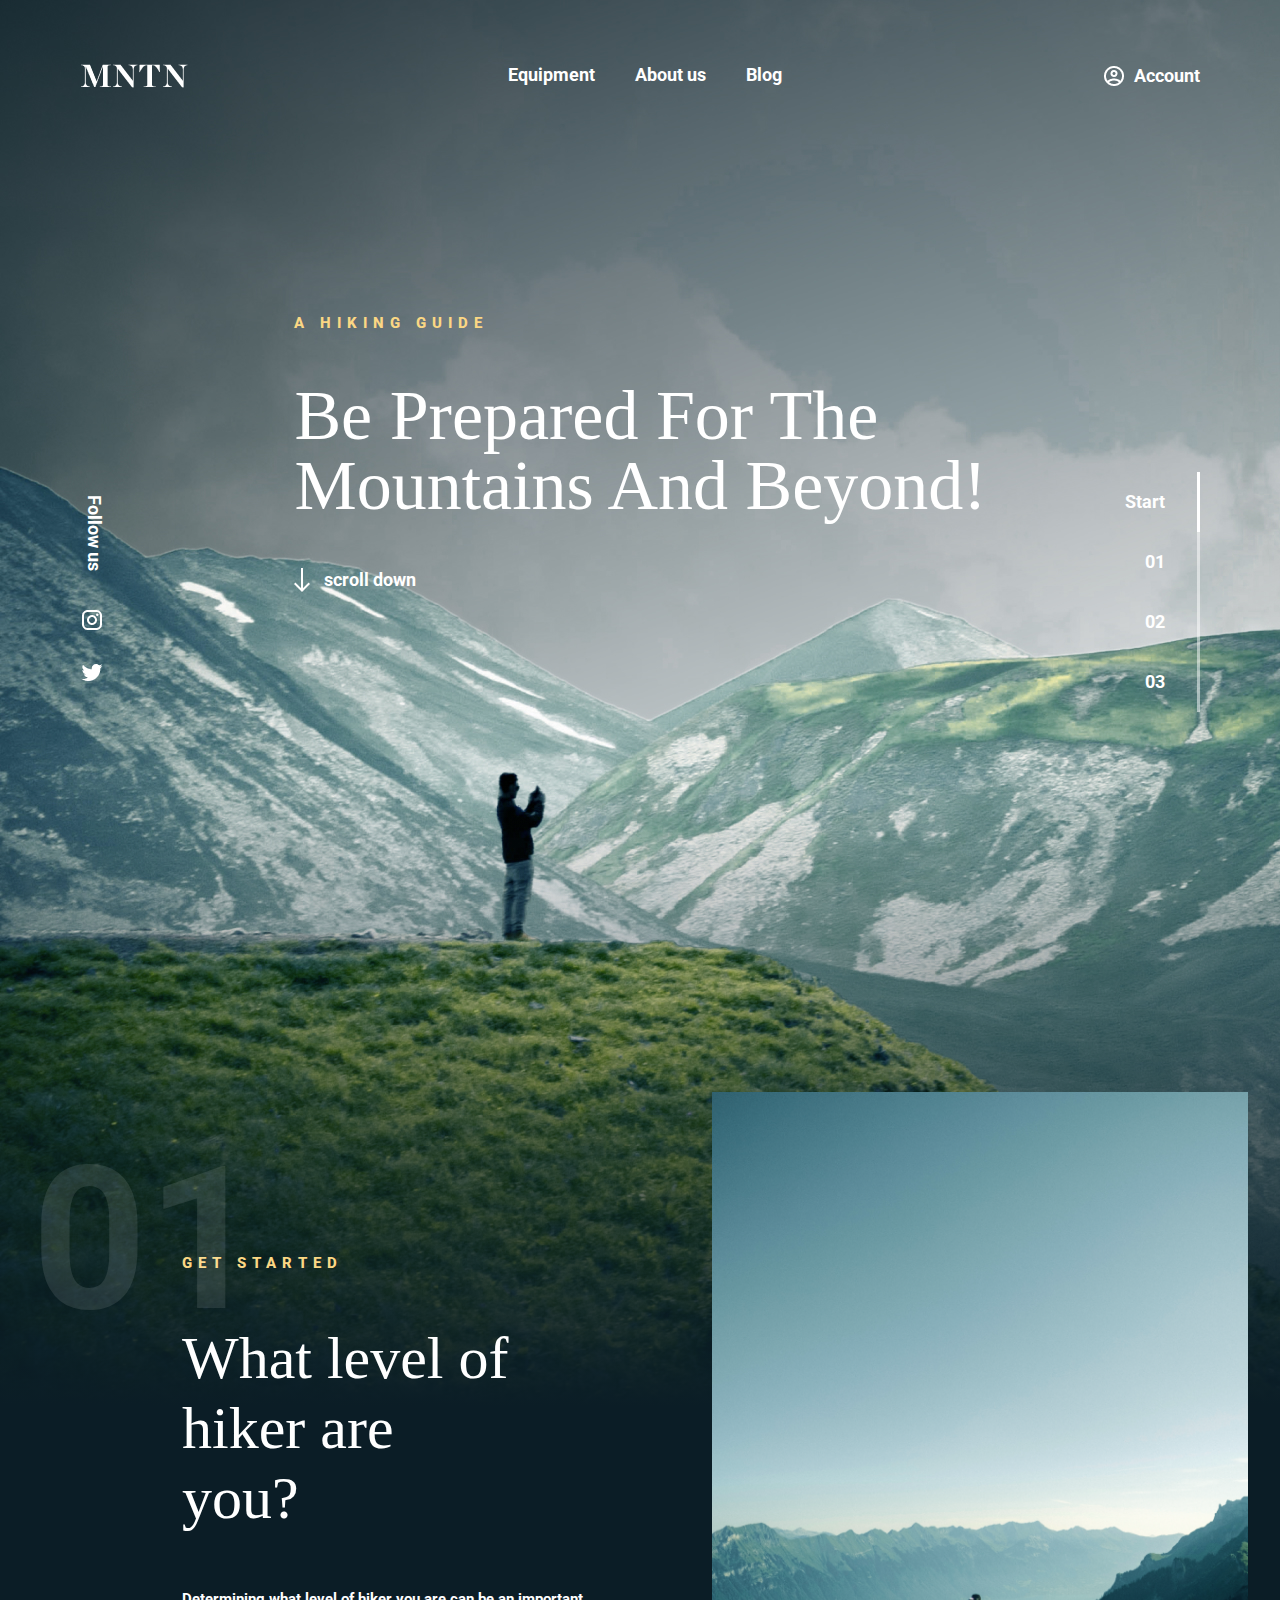
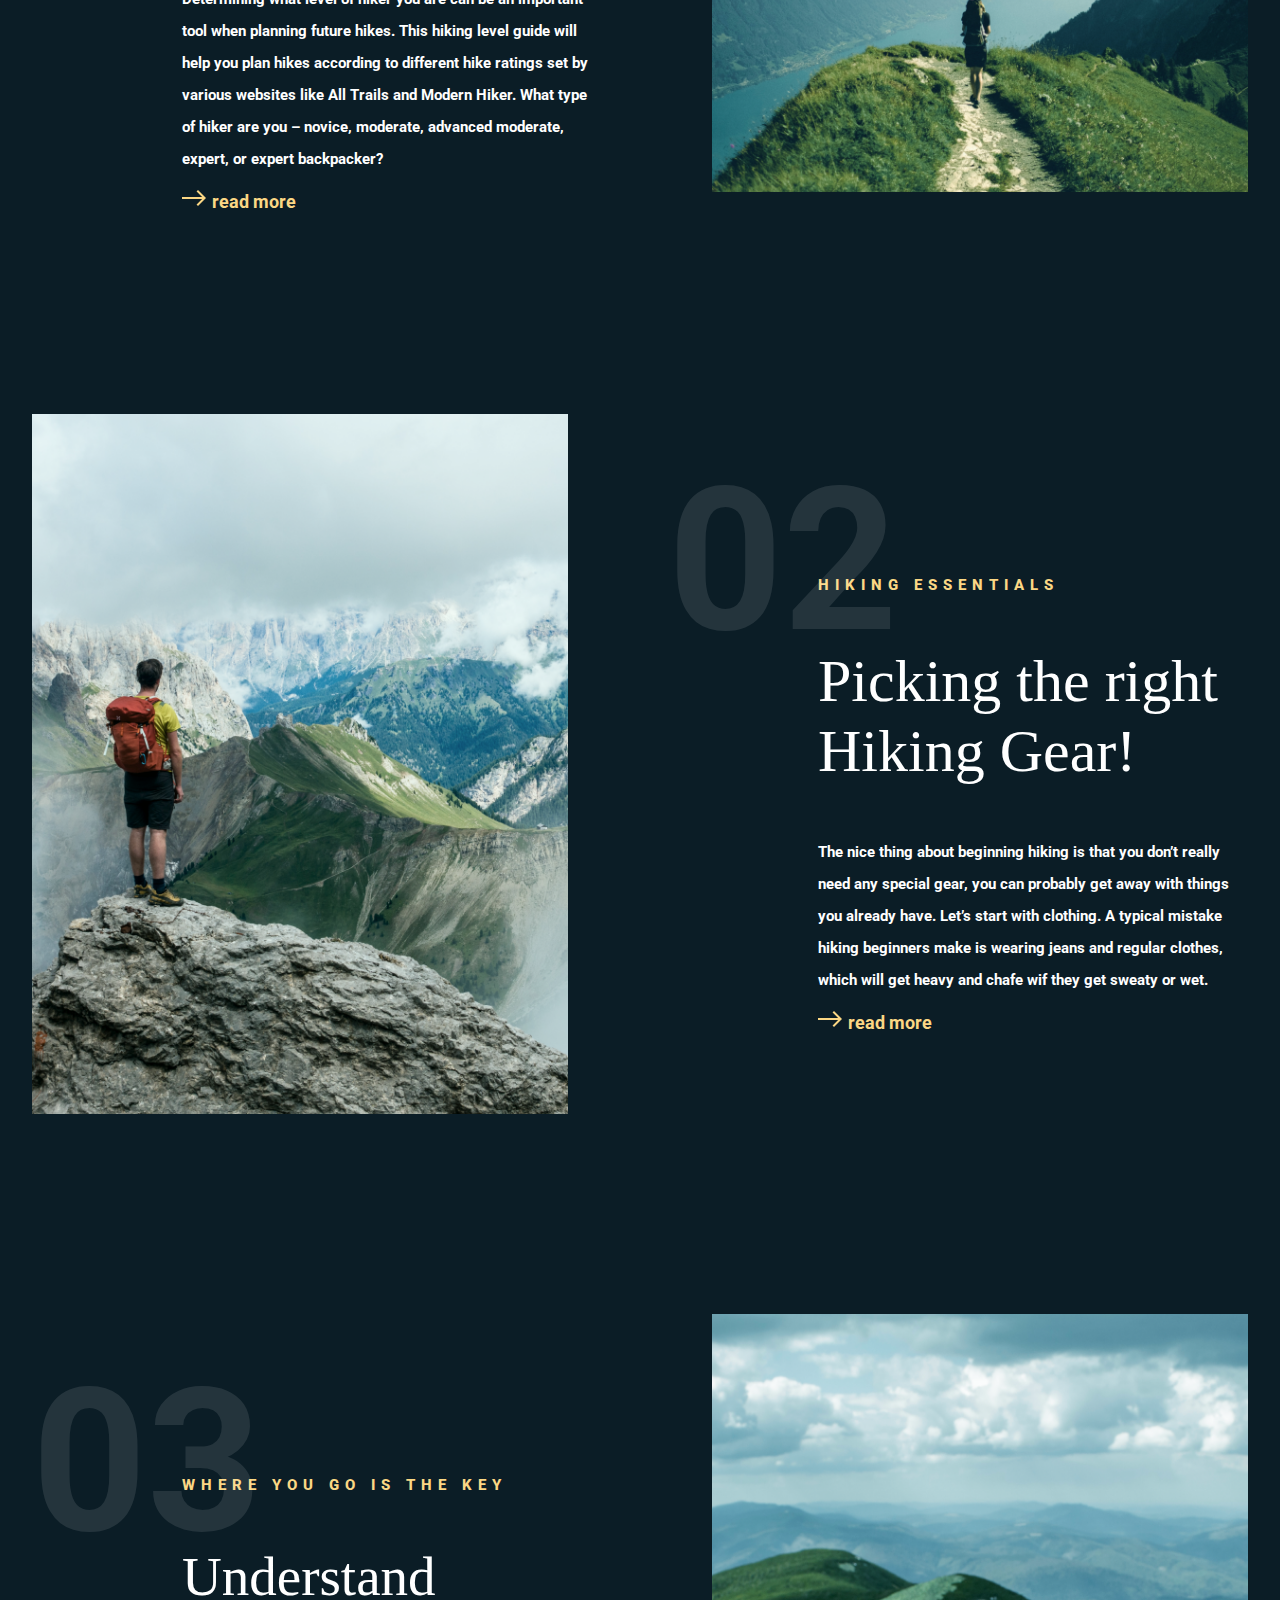
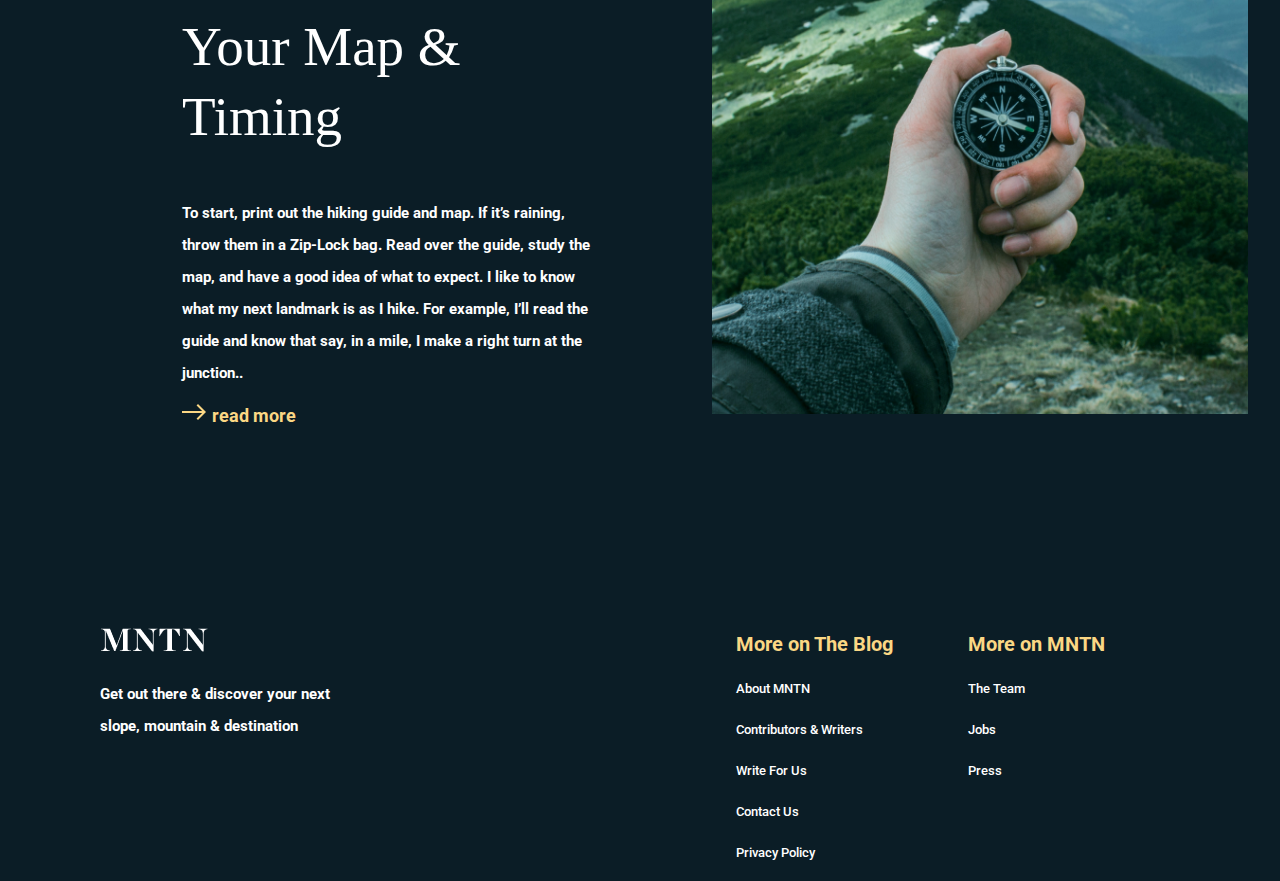
<file: lesson12/index.html>
<!DOCTYPE html>
<html lang="en">
  <head>
    <meta charset="UTF-8" />
    <meta name="viewport" content="width=device-width, initial-scale=1.0" />
    <title>Document</title>
    <link
      href="https://fonts.googleapis.com/css2?family=Roboto:ital,wght@0,400;0,700;1,400;1,700&display=swap"
      rel="stylesheet"
    />
    <link rel="stylesheet" href="styles.css" />
  </head>
  <body>
    <div class="wrap">
      <div class="gradient">
        <header class="main-header">
          <div class="logo">
            <img src="Logo.png" alt="Website logo" />
          </div>

         <div class="navigation">
            <ul>
              <li>
                <a href="">Equipment</a>
              </li>
              <li>
                <a href="">About us</a>
              </li>
              <li>
                <a href="">Blog</a>
              </li>
            </ul>
          </div>

          <div class="account">
            <a href="">Account</a>
          </div>
        </header>

        <div class="hero">
          <div class="social">
            <div class="text">Follow us</div>
            <a href="">
              <img src="instagram.png" alt="Instagram logo" />
            </a>
            <a href="">
              <img src="twitter.png" alt="Twitter logo" />
            </a>
          </div>

          <div class="title">
            <h4>A Hiking guide</h4>
            <h1>Be Prepared For The <br> Mountains And Beyond!</h1>
            <button>scroll down</button>
          </div>

          <div class="navigation">
            <ul>
              <li class="active"><a href="">Start</a></li>
              <li><a href="">01</a></li>
              <li><a href="">02</a></li>
              <li><a href="">03</a></li>
            </ul>
          </div>
        </div>

        <div class="item">
          <div class="text">
            <div class="number">01</div>
            <h4>Get Started</h4>
            <h2>What level of hiker are you?</h2>
            <p>
              Determining what level of hiker you are can be an important tool when
              planning future hikes. This hiking level guide will help you plan
              hikes according to different hike ratings set by various websites like
              All Trails and Modern Hiker. What type of hiker are you – novice,
              moderate, advanced moderate, expert, or expert backpacker?
            </p>

            <button>read more</button>
          </div>
          <img src="01.png" alt="" height="700px" width="536px" class="picture"/>
        </div>

        <div class="item02">
          <div class="text">
            <div class="number">02</div>
              <h4>Hiking Essentials</h4>
              <h2>Picking the right Hiking Gear!</h2>
              <p>
                The nice thing about beginning hiking is that you don’t really need any special gear, you can probably get away with things you already have.
                Let’s start with clothing. A typical mistake hiking beginners make is wearing jeans and regular clothes, which will get heavy and chafe wif they get sweaty or wet.
              </p>

              <button>read more</button>
          </div>

          <img src="02.png" alt="" height="700px" width="536px"/>
        </div>

        <div class="item">
          <div class="text">
            <div class="number">03</div>
            <h4>where you go is the key</h4>
            <h2 style="font-size: 55px;">Understand Your Map & Timing</h2>
            <p>
              To start, print out the hiking guide and map. If it’s raining, throw them in a Zip-Lock bag. Read over the guide, study the map, and have a good idea of what to expect. I like to know what my next landmark is as I hike. For example, I’ll read the guide and know that say, in a mile, I make a right turn at the junction..
            </p>

            <button>read more</button>
          </div>
          <img src="03.png" alt="" height="700px" width="536px" class="picture"/>
        </div>

        <footer class="Navigation">
          <div class="mainFooter">
            <img src="Logo.png" alt="Website logo" />
            <p>Get out there & discover your next<br> slope, mountain & destination</p>
          </div>
          <div class="container">
            <div class="footerNavigation">
            <div>More on The Blog</div>
            <ul>
              <li>
                <a href="">About MNTN</a>
              </li>
            </ul>
            <ul>
              <li>
                <a href="">Contributors & Writers</a>
              </li>
            </ul>
            <ul>
              <li>
                <a href="">Write For Us</a>
              </li>
            </ul>
            <ul>
              <li>
                <a href="">Contact Us</a>
              </li>
            </ul>
            <ul>
              <li>
                <a href="">Privacy Policy</a>
              </li>
            </ul>
          </div>
          <div class="footerNavigation">
            <div>More on MNTN</div>
            <ul>
              <li>
                <a href="">The Team</a>
              </li>
            </ul>
            <ul>
              <li>
                <a href="">Jobs</a>
              </li>
            </ul>
            <ul>
              <li>
                <a href="">Press</a>
              </li>
            </ul>
          </div>
          </div>
        </footer>
      </div>
    </div>
  </body>
</html>
</file>
<file: lesson12/styles.css>
body {
  background-color: rgb(11, 29, 38);
  margin: 0;
}

.wrap {
  background: #0B1D26 url("background.jpg") 0 0 no-repeat;
  position: absolute;
  color: white;
  max-width: 1920px;
  height: 1500px;
  padding: 0;
}

.gradient {
  background: linear-gradient(0deg, rgba(11,29,38,1) 29%, rgba(11,29,38,0) 62%);
  height: 1890px;
  width: 100%;
}

.main-header {
  display: flex;
  justify-content: space-between;
  margin: 64px 80px 0;
}

.main-header .navigation ul {
  display: flex;
  margin: 0;
  padding: 0;
  list-style: none;
}

.main-header .navigation ul li {
  margin: 0 20px;
}

.main-header a {
  font-family: Roboto;
  font-weight: bold;
  font-size: 18px;
  line-height: 22px;
  color: white;
  text-decoration: none;
}

.main-header .account a {
  display: block;
  background-image: url("cart.png");
  background-repeat: no-repeat;
  padding-left: 32px;
  line-height: 24px;
}

.hero {
  display: flex;
  justify-content: space-between;
  align-items: center;
  margin: 200px 80px 0;
}

.hero .social {
  padding-top: 67px;
}

.hero .social .text {
  position: relative;
  top: -40px;
  left: -24px;
  font-family: Roboto;
  font-weight: bold;
  font-size: 18px;
  line-height: 22px;
  color: white;
  transform: rotate(90deg);
}

.hero .social a {
  margin-top: 24px;
  display: block;
}

h4 {
  font-family: Roboto;
  font-weight: 800;
  font-size: 15px;
  line-height: 22px;
  letter-spacing: 6px;
  text-transform: uppercase;
  color: #FBD784;
}



.title h1 {
  font-family: Chronicle Display;
  font-style: normal;
  font-weight: 500;
  font-size: 70px;
  line-height: 70px;
  text-transform: capitalize;
  color: #FFFFFF;
}

.title button {
  border: none;
  background: none;
  font-family: Roboto;
  font-weight: bold;
  font-size: 18px;
  line-height: 22px;
  color: #FFFFFF;
  display: block;
  background-image: url(arrow.png);
  background-repeat: no-repeat;
  padding-left: 30px;
}

.title {
  margin-bottom: 300px;
}

.hero .navigation ul {
  margin: 0;
  padding: 0;
  list-style: none;
}

.hero .navigation ul li {
  text-align: right;
  border-right: 3px solid rgba(255, 255, 255, 0.5);
  padding: 19px 32px 19px 0;
}

.hero .navigation ul li.active,
.hero .navigation ul li:hover {
  border-right-color: white;
}

.hero .navigation ul a {
  font-family: Roboto;
  font-weight: bold;
  font-size: 18px;
  line-height: 22px;
  color: white;
  text-decoration: none;
}


.item {
  display: flex;
  justify-content: space-between;
  width: 95%;
  margin: 0 auto;
  margin-top: 200px;
}

.item .text {
  position: relative;
  padding-top: 140px;
  padding-left: 150px;
}

.item .text .number {
  position: absolute;
  left: 0%;
  right: 83.58%;
  top: 5.28%;
  bottom: 61.39%;
  font-family: Roboto;
  font-weight: bold;
  font-size: 200px;
  line-height: 220px;
  color: white;
  opacity: 0.1;
}

.item .text h2 {
  font-family: Chronicle Display;
  font-weight: 500;
  font-size: 60px;
  line-height: 70px;
  color: #FFFFFF;
  margin-right: 191px;
}

.item .text p {
  font-family: Roboto;
  font-weight: bold;
  font-size: 15px;
  line-height: 32px;
  color: #FFFFFF;
  margin-right: 114px;
}

.item .text button {
  border: none;
  background: none;
  font-family: Roboto;
  font-weight: bold;
  font-size: 18px;
  line-height: 22px;
  color:  #FBD784;
  display: block;
  background-image: url(arrow1.png);
  background-repeat: no-repeat;
  padding-left: 30px;
}

.item02 {
  display: flex;
  flex-direction: row-reverse;
  justify-content: space-between;
  width: 95%;
  margin: 0 auto;
  margin-top: 200px;
}

.item02 .text {
  position: relative;
  padding-top: 140px;
  padding-left: 150px;
  margin-left: 100px;
}

.item02 .text .number {
  position: absolute;
  left: 0%;
  right: 83.58%;
  top: 5.28%;
  bottom: 61.39%;
  font-family: Roboto;
  font-weight: bold;
  font-size: 200px;
  line-height: 220px;
  color: white;
  opacity: 0.1;
}

.item02 .text h2 {
  font-family: Chronicle Display;
  font-weight: 500;
  font-size: 60px;
  line-height: 70px;
  color: #FFFFFF;
}

.item02 .text p {
  font-family: Roboto;
  font-weight: bold;
  font-size: 15px;
  line-height: 32px;
  color: #FFFFFF;
}

.item02 .text button {
  border: none;
  background: none;
  font-family: Roboto;
  font-weight: bold;
  font-size: 18px;
  line-height: 22px;
  color:  #FBD784;
  display: block;
  background-image: url(arrow1.png);
  background-repeat: no-repeat;
  padding-left: 30px;
}

.mainFooter {
  font-family: Roboto;
  font-weight: bold;
  font-size: 15px;
  line-height: 32px;
  color: #FFFFFF;
  margin-left: 100px;
}

.footerNavigation ul{
  list-style: none;
  padding: 0px;
}

.footerNavigation a {
  font-family: Roboto;
  font-weight: 500;
  font-size: 13px;
  line-height: 25px;
  color: #FFFFFF;
  text-decoration: none;
}

.footerNavigation div {
  font-family: Roboto;
  font-weight: bold;
  font-size: 20px;
  line-height: 32px;
  color: #FBD784;
  padding-right: 75px;
}


.container {
  margin-right: 100px;
  display: flex;
  justify-content: flex-end;
}

.Navigation {
  margin-top: 200px;
  margin-bottom: 100px;
  display: flex;
  justify-content: space-between;
}
</file>
